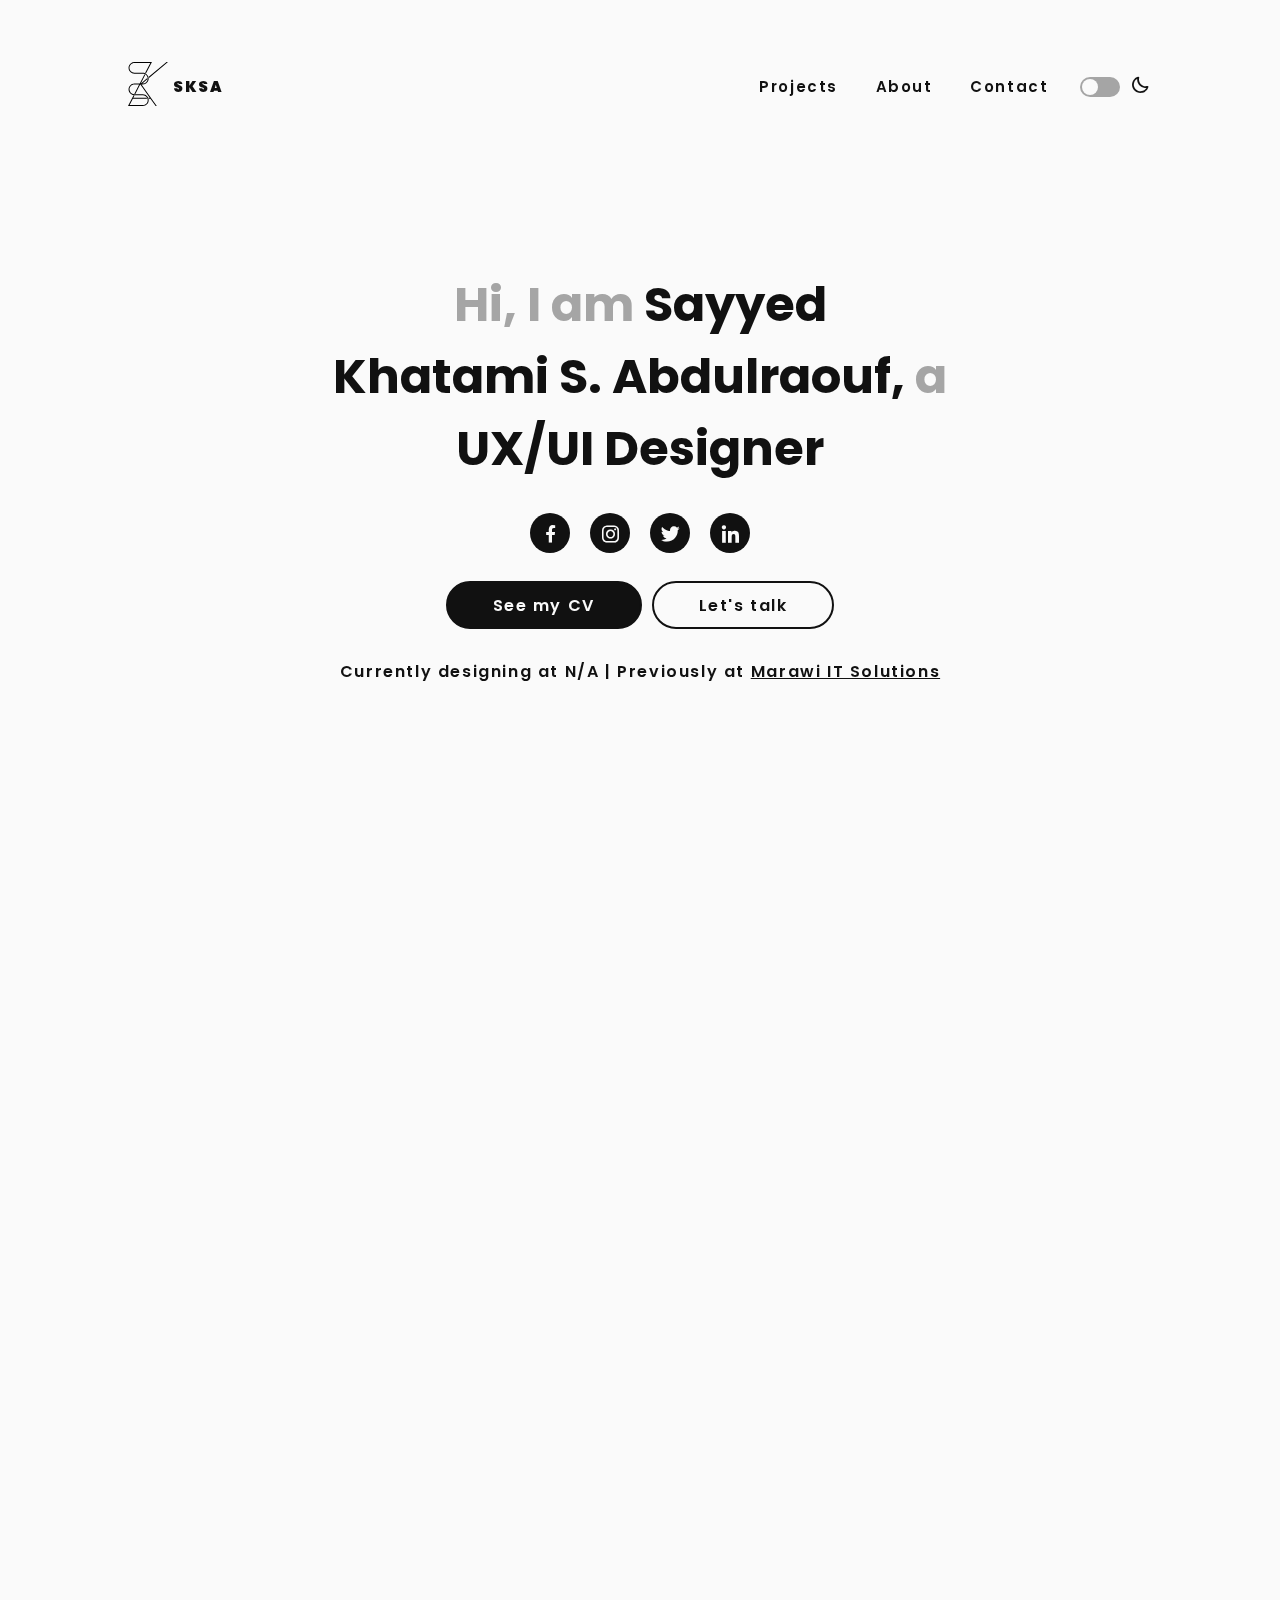
<file: index.html>
<!DOCTYPE html>
<html lang="en">
  <head>
    <meta charset="UTF-8" />
    <meta name="viewport" content="width=device-width, initial-scale=1.0" />
    <meta name="description" content="SKSA Portfolio" />
    <meta name="author" content="Sayyed Khatami S. Abdulraouf" />
    <title>SKSAbdulraouf</title> 
    <link href="https://unpkg.com/boxicons@2.1.4/css/boxicons.min.css" rel="stylesheet" />
    <link href="https://unpkg.com/aos@2.3.1/dist/aos.css" rel="stylesheet">

    <link rel="stylesheet" href="css/styles.css" />
    <link rel="icon" href="assets/favicon.svg" type="image/svg">
    <style>
      @media screen and (max-width:768px) {
        .sun-and-moon {
        margin-right: 3.5rem;
        }
      }
    </style>
  </head>

  <body>
    <header class="header change-color" id="targetHeader">
        <div class="main-header wrapper">
            <div class="web-logo">
                <a href="#">
                    <img src="assets/SKSA logo.svg" id="logo" oncontextmenu="return false"/>
                </a>
                <div class="default-web-name position">
                    <b>SKSA</b>
                    <!-- ARTS </b><p>AND DESIGNS</p> -->
                    <!-- <p>DESIGN LAB</p> -->
                </div>
                <div class="new-web-name position">
                    <b>SKSA </b>
                    <!-- A&D -->
                </div>
            </div>

            <input type="checkbox" id="check">
            <label for="check" class="menu">
                <i class="bx bx-menu" id="menu-icon"> </i>
                <i class="bx bx-x" id="close-icon"> </i>
            </label>

            <nav class="navbar">
                <a href="#projects">Projects</a>
                <a href="#about">About</a>
                <a href="#contact">Contact</a>
            </nav>

            <div class="toggle-container">
                <input type="checkbox" id="toggle" onclick="toggleDarkMode()">
                <label for="toggle" class="toggle-button"></label>
                <div for="toggle" class="sun-and-moon">
                    <i class="bx bx-moon" id="moon-icon"></i>
                    <i class="bx bx-sun" id="sun-icon"> </i>
                </div>
            </div>
        </div>
    </header>

    <main>

      <!-- HERO SECTION -->

      <section id="home" class="wrapper">
        <div class="introduction" >
          <h1 data-aos="fade-up">
            <span class="highlight">Hi, I am</span> Sayyed <br> Khatami S. Abdulraouf,
            <span class="highlight">a</span> <br> 
            <span id="profession" ></span>
          </h1>

          <div data-aos="fade-up" data-aos-delay="300">
            <a href="Page Not Found!.html" target="_blank"><i class="bx bxl-facebook social-media-icon social-media-icon-solid"></i></a>
            <a href="http://instagram.com/sksa_arts_and_designs" target="_blank"><i class="bx bxl-instagram social-media-icon social-media-icon-solid"></i></a>
            <a href="http://x.com/SaedoKatami" target="_blank"><i class="bx bxl-twitter social-media-icon social-media-icon-solid"></i></a>
            <a href="Page Not Found!.html" target="_blank"><i class="bx bxl-linkedin social-media-icon social-media-icon-solid"></i></a>
          </div>
          <div class="btn-container" data-aos="fade-up" data-aos-delay="600">
            <a href="https://drive.google.com/file/d/1zQKVvR73Sse6w_UPKqqvnv_yLeNBefbp/view?usp=sharing" class="btn btn-solid" target="_blank">
                See my CV </a>
            <a href="#contact" class="btn btn-outlined">
              Let's talk </a>
          </div>
          <div id="work-status" data-aos="fade-up" data-aos-delay="900">
            Currently designing at N/A | Previously at 
              <a href="https://www.facebook.com/itsmarawi" class="work-link" target="_blank">
                Marawi IT Solutions</a>
          </div>
        </div>
      </section>

      <!-- PREVIOUS PROJECTS -->

      <section id="projects" class="wrapper">
        <h2 class="title" data-aos="fade-right">
          Previous <span class="highlight">Projects</span>
        </h2>
        <div class="block">
          <a href="Page Not Found!.html">
            <img src="assets/Electronic Secured QR-Code.png" class="project-img"  data-aos="fade-up">
          </a>
          <h3 data-aos="fade-up" data-aos-delay="300">Electronic Secured QR-Code (e-SeQR)</h3>
        </div>
        <div class="block">
          <a href="Page Not Found!.html">
            <img src="assets/Atoran Billing System.png" class="project-img"  data-aos="fade-up">
          </a>
          <h3 data-aos="fade-up" data-aos-delay="300">ATORAN Billing System</h3>
        </div>
      </section>

      <!-- ABOUT ME -->

      <section id="about">
        <div class="about-contents wrapper">
          <div class="my-introduction">
            <h2 data-aos="fade-right">
              <span class="highlight">Hey there, I'm</span>
               SK<span class="highlight">!</span>
            </h2>
            <p class="paragraph" data-aos="fade-right" data-aos-delay="300">
              I'm a UX/UI designer and Graphic Designer with a strong determination, fueled by passion, and an eagerness to learn new skills.
              My journey began with a UX/UI internship at a startup company. During this time, 
              I had the privilege of collaborating with diverse teams and gain essential skills necessary in this field.
            </p>
            <p class="paragraph" data-aos="fade-right" data-aos-delay="600">
              Whether I'm wireframing or exploring new design concepts, I am eager to further improve my skills and push boundaries.
              Each project, regardless of its scale, serves as an opportunity to learn and acquire new experiences.
              With every challenge, I face with confidence, enthusiasm and a drive to broaden my horizons and become a better designer.
              I'm always open to new opportunities and collaborations, so feel free to reach out!
            </p>
          </div>
          <div class="my-picture" data-aos="fade-up" data-aos-delay="300">
            <img src="assets/mockup.png" oncontextmenu="return false">
          </div>
        </div>  
      </section>
      
      <!-- CONTACT ME -->
      
      <section id="contact" class="wrapper">
        <h2 data-aos="fade-up">
          <span class="highlight">Got a new </span> project<span class="highlight">?<br> Let's </span> talk 
          <span class="highlight"> about it!</span>
        </h2>
        <form action="" class="message-form">
          <div class="space-btw-inputs" data-aos="fade-up" data-aos-delay="300">
            <input type="text" id="name"  name="name" class="message-input" placeholder="Full Name" required></input>
          </div>
          <div class="space-btw-inputs" data-aos="fade-up" data-aos-delay="300">
            <input type="email" id="email" name="email" class="message-input" placeholder="Email Address" required></input>
          </div>
          <div class="space-btw-inputs" data-aos="fade-up" data-aos-delay="300">
            <input type="text" id="subject" name="subject" class="message-input" placeholder="Email Subject" required></input>
          </div>
          <div class="space-btw-inputs" data-aos="fade-up" data-aos-delay="300">
            <textarea name="message" id="message" class="message-input message-area" placeholder="How can I help you?" rows="10" cols="30" required></textarea>
          </div>          
        </form>
        <div class="btn-container" data-aos="fade-down" data-aos-delay="300">
          <div class="btn btn-solid" onclick="redirectToEmail()" style="cursor: pointer;">
            Send Message
          </div>
            <!-- <input class="btn btn-solid" type="button" value="Send Message" onclick="redirectToEmail()" style="cursor:pointer;"> -->
        </div>
      </section>

      <!-- <div class="box" data-aos="fade-up" style="background: green; margin: 1rem; height: 4rem;"></div>
      <div class="box" data-aos="fade-down" style="background: pink; margin: 1rem; height: 4rem;"></div>
      <div class="box" data-aos="fade-left" style="background: blue; margin: 1rem; height: 4rem;"></div>
      <div class="box" data-aos="fade-right" style="background: yellow; margin: 1rem; height: 4rem;"></div> -->

    </main>

    <footer >
      <div class="footer-contents wrapper">
        <div class="copyright" data-aos="fade-down">
          &copy 2024 SKSA | All Rights Reserved
        </div>
        <div data-aos="fade-down">
          <a href="Page Not Found!.html" target="_blank"><i class="bx bxl-facebook social-media-icon social-media-icon-outline"></i></a>
          <a href="http://instagram.com/sksa_arts_and_designs" target="_blank"><i class="bx bxl-instagram social-media-icon social-media-icon-outline"></i></a>
          <a href="http://x.com/SaedoKatami" target="_blank"><i class="bx bxl-twitter social-media-icon social-media-icon-outline"></i></a>
          <a href="Page Not Found!.html" target="_blank"><i class="bx bxl-linkedin social-media-icon social-media-icon-outline"></i></a>
        </div>
      </div>
    </footer>

    <div class="page-scroller scroller-hide" id="targetScroller">
        <a href="#" class="scroll-to-top-btn">
            <i class="bx bx-up-arrow-alt"></i>
        </a>
    </div>
    
    <script src="js/script.js"></script>
    <script src="https://unpkg.com/aos@2.3.1/dist/aos.js"></script>
    <script src="js/AOS.js"></script>

  </body>
</html>
</file>
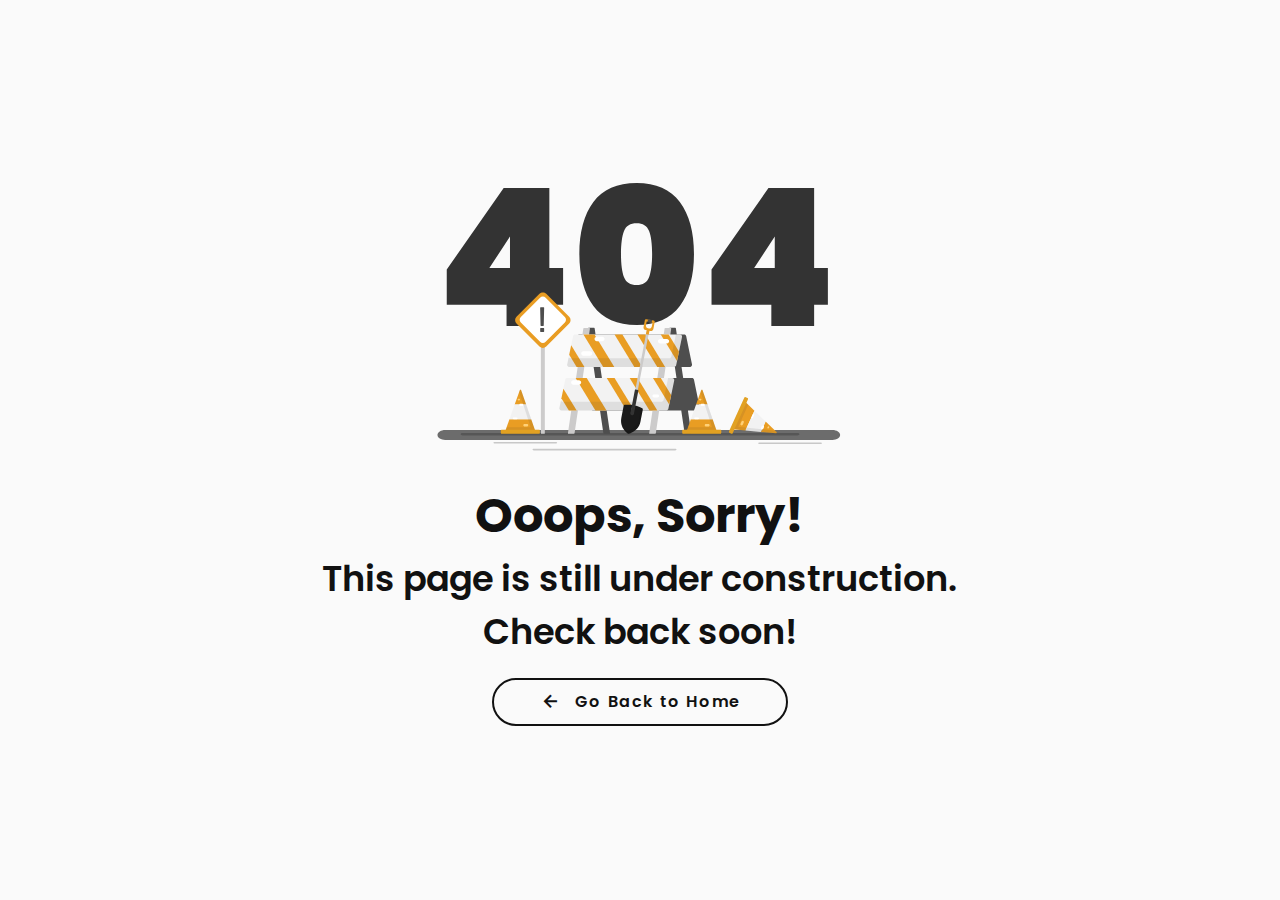
<file: Page Not Found!.html>
<!DOCTYPE html>
<html lang="en">
    <head>
        <meta charset="UTF-8" />
        <meta name="viewport" content="width=device-width, initial-scale=1.0" />
        <meta name="description" content="SKSA Portfolio" />
        <meta name="author" content="Sayyed Khatami S. Abdulraouf" />
        <title>Page Not Found!</title>
        <link href="https://unpkg.com/boxicons@2.1.4/css/boxicons.min.css" rel="stylesheet" />
        <link rel="stylesheet" href="css/styles.css" />
        <link rel="icon" href="assets/favicon.svg" type="image/svg">
    </head>
    <body>        
        <section id="error" class="wrapper">
                <div class="error-img">
                    <img src="assets/Error Illustration.svg" oncontextmenu="return false">
                </div>
            <div class="error-container">
                <div>
                    <div class="big-letters">Ooops, Sorry!</div>
                    <div class="med-letters">This page is still under construction. <br> Check back soon!</div>
                </div>
                <div class="btn-container">            
                    <a href="index.html" class="btn btn-outlined">
                        <i class="bx bx-left-arrow-alt icon-for-buttons"></i> Go Back to Home 
                    </a>
                </div> 
            </div>
        </section>

        <!-- <div class="toggle-container">
            <input type="checkbox" id="toggle" onclick="toggleDarkMode()">
            <label for="toggle" class="toggle-button"></label>
            <div for="toggle" class="sun-and-moon">
                <i class="bx bx-moon" id="moon-icon"></i>
                <i class="bx bx-sun" id="sun-icon"> </i>
            </div>
        </div> -->

        <script src="js/script.js"></script>

    </body>
</html>
</file>
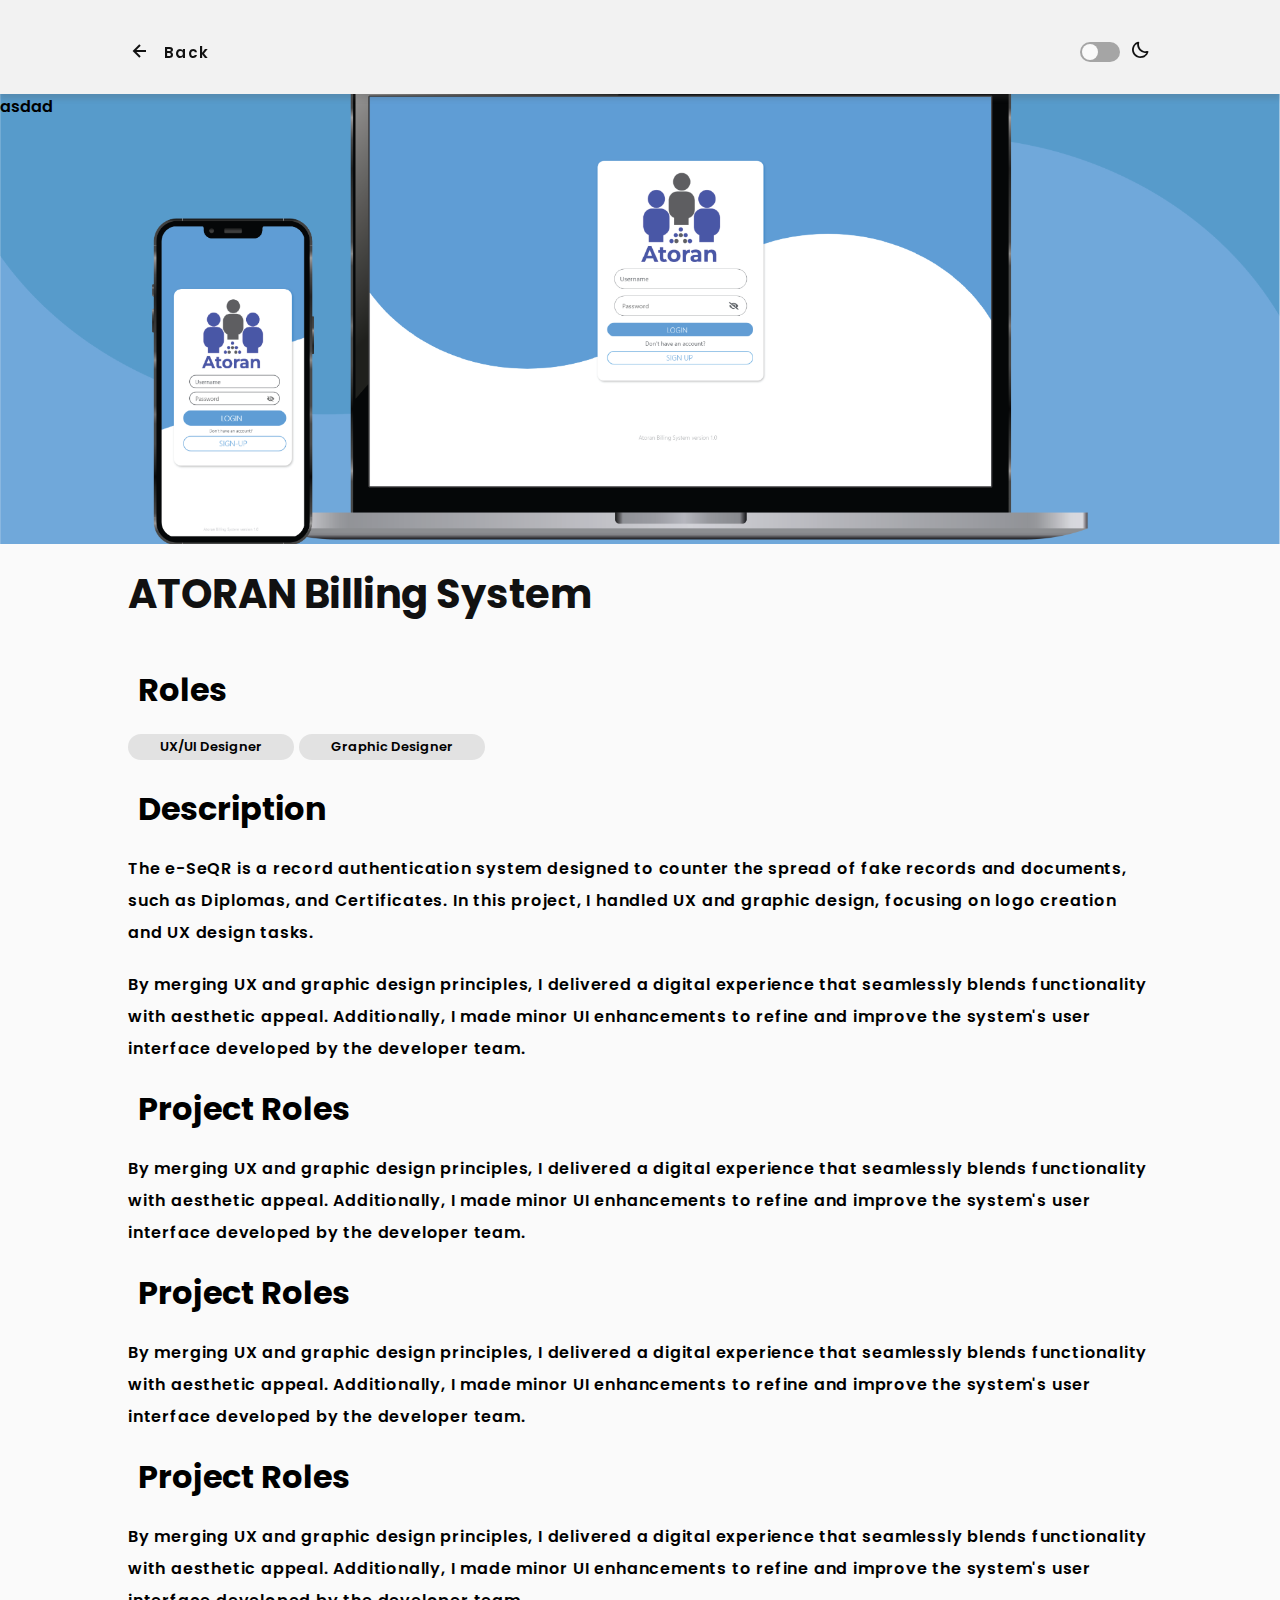
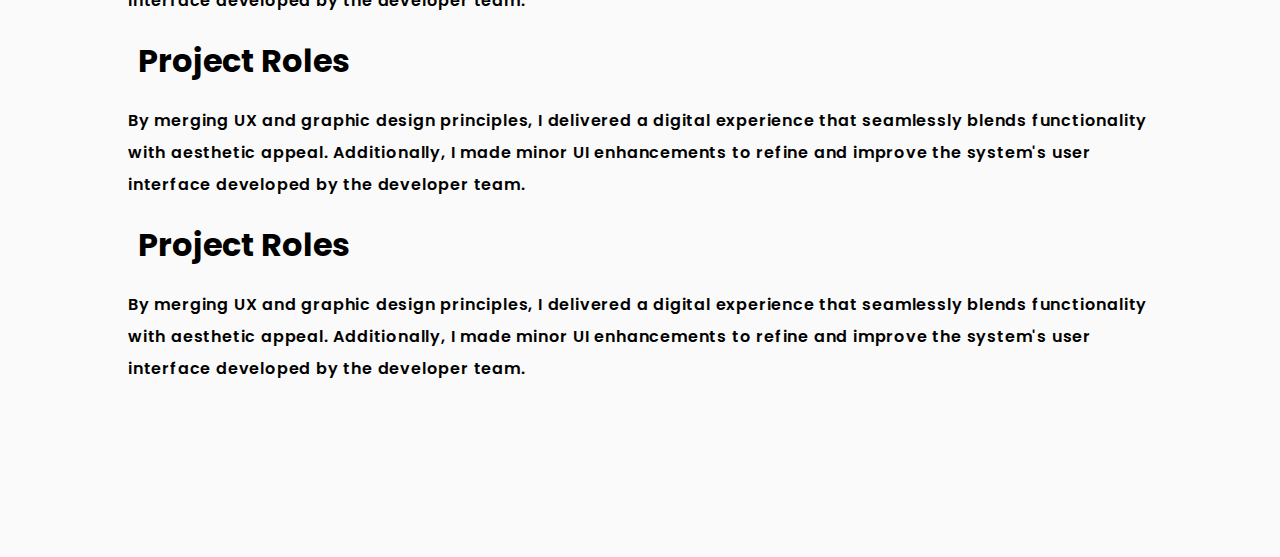
<file: projects/sample project.html>
<!DOCTYPE html>
<html lang="en">
    <head>
        <meta charset="UTF-8" />
        <meta name="viewport" content="width=device-width, initial-scale=1.0" />
        <meta name="description" content="SKSA Portfolio" />
        <meta name="author" content="Sayyed Khatami S. Abdulraouf" />
        <title>Project Name here</title> 
        <link href="https://unpkg.com/boxicons@2.1.4/css/boxicons.min.css" rel="stylesheet" />
        <link href="https://unpkg.com/aos@2.3.1/dist/aos.css" rel="stylesheet">

        <link rel="stylesheet" href="../css/styles.css" />
        <link rel="icon" href="../assets/favicon.svg" type="image/svg">        
        <style>
          /* * {
            scroll-behavior: auto !important;
          } */
            /* /////////////////design for specific project details///////////////////// */
          @media screen and (max-width:768px) {
            .sun-and-moon {
            margin-right: auto;
          }
        }
        .background {
          background-image: url("../assets/Atoran Billing System.png");
          height: 50vh;
          background-size: cover;
          background-position: center;
          background-repeat: no-repeat;
        }
        

        .wide-bg{
          width: 100%;
          height: 400px;
          background-position: center;
        }

        section{
          /* background: red; */
          /* justify-content: center;
          align-items: center; */
          /* display: flex; */
          margin: 0 auto;
          font-weight: 600;
        }




.project_link {
    margin: 10px auto;
    text-align: center;
  }

  
  .chip_block {
    margin: 10px auto;
    padding: 10px 0;
    box-sizing: border-box;
    display: flex;
    flex-wrap: wrap;
    justify-content: flex-start;
    align-items: center;
  }
  
  .chip {
    display: inline-flex;
    align-items: center;
    padding: 0.2rem 2rem;
    margin: 0 5px 5px 0;
    /* Adjust margin as needed, adding margin-bottom */
    align-content: center;
    border-radius: 3rem;
    background: var(--accent-color);
    font-size: 13px;
  }

        </style>
    </head>
    <body>
      <header class="project-header-container" id="targetHeader">
        <div class="project-header wrapper">
          <div>    
            <a href="../index.html#projects" class="btn-2">
              <!-- the scroll behavior when going back to index.html projects should be auto/instant -->
                <i class="bx bx-left-arrow-alt icon-for-buttons"></i> Back 
            </a>
          </div>
          <div class="toggle-container">
            <input type="checkbox" id="toggle" onclick="toggleDarkMode()">
            <label for="toggle" class="toggle-button"></label>
            <div for="toggle" class="sun-and-moon">
                <i class="bx bx-moon" id="moon-icon"></i>
                <i class="bx bx-sun" id="sun-icon"> </i>
            </div>
            <!-- the toggle button should have the same margin as the back button when the screen is 768px -->
          </div>
        </div>
      </header>

      <main>
        <section class="background">
          asdad
          <!-- <img src="../assets/Atoran Billing System.png" alt="" class="wide-bg"> -->
        </section>

        <section class="wrapper">
          <h2>ATORAN Billing System</h2>
        </section>

        <section class="wrapper">
          <h3>Roles</h3>
          <div class="chip_block">
            <div class="chip">UX/UI Designer</div>
            <div class="chip">Graphic Designer</div>
          </div>
        </section>

        <section class="wrapper">
          <h3>Description</h3>
          <p class="paragraph">
            The e-SeQR is a record authentication system designed to counter the spread of fake records and documents, 
            such as Diplomas, and Certificates. In this project, I handled UX and graphic design, focusing on logo creation and 
            UX design tasks.
          </p>
          <p class="paragraph">
            By merging UX and graphic design principles, 
            I delivered a digital experience that seamlessly blends functionality with aesthetic appeal. 
            Additionally, I made minor UI enhancements to refine and improve the system's user interface developed by the developer team.
          </p>
        </section>

        <section class="wrapper">
          <h3>Project Roles</h3>
          <p class="paragraph">
            By merging UX and graphic design principles, 
            I delivered a digital experience that seamlessly blends functionality with aesthetic appeal. 
            Additionally, I made minor UI enhancements to refine and improve the system's user interface developed by the developer team.

        </section>

        <section class="wrapper">
          <h3>Project Roles</h3>
          <p class="paragraph">
            By merging UX and graphic design principles, 
            I delivered a digital experience that seamlessly blends functionality with aesthetic appeal. 
            Additionally, I made minor UI enhancements to refine and improve the system's user interface developed by the developer team.
        </section>

        <section class="wrapper">
          <h3>Project Roles</h3>
          <p class="paragraph">
            By merging UX and graphic design principles, 
            I delivered a digital experience that seamlessly blends functionality with aesthetic appeal. 
            Additionally, I made minor UI enhancements to refine and improve the system's user interface developed by the developer team.
        </section>

        <section class="wrapper">
          <h3>Project Roles</h3>
          <p class="paragraph">
            By merging UX and graphic design principles, 
            I delivered a digital experience that seamlessly blends functionality with aesthetic appeal. 
            Additionally, I made minor UI enhancements to refine and improve the system's user interface developed by the developer team.
        </section>

        <section class="wrapper">
          <h3>Project Roles</h3>
          <p class="paragraph">
            By merging UX and graphic design principles, 
            I delivered a digital experience that seamlessly blends functionality with aesthetic appeal. 
            Additionally, I made minor UI enhancements to refine and improve the system's user interface developed by the developer team.
        </section>

      </main>
      
      <footer >
        <div class="footer-contents wrapper">
          <div class="copyright" data-aos="fade-down">
            &copy 2024 SKSA | All Rights Reserved
          </div>
          <div data-aos="fade-down">
            <a href="https://www.facebook.com/sk.abdulraouf/?viewas=100000686899395" target="_blank"><i class="bx bxl-facebook social-media-icon social-media-icon-outline"></i></a>
            <a href="Page Not Found!.html" target="_blank"><i class="bx bxl-instagram social-media-icon social-media-icon-outline"></i></a>
            <a href="Page Not Found!.html" target="_blank"><i class="bx bxl-twitter social-media-icon social-media-icon-outline"></i></a>
            <a href="Page Not Found!.html" target="_blank"><i class="bx bxl-linkedin social-media-icon social-media-icon-outline"></i></a>
          </div>
        </div>
      </footer>  

      <div class="page-scroller scroller-hide" id="targetScroller">
        <a href="#" class="scroll-to-top-btn">
            <i class="bx bx-up-arrow-alt"></i>
        </a>
      </div>

      <script src="../js/script.js"></script>
      <script src="https://unpkg.com/aos@2.3.1/dist/aos.js"></script>
      <script src="../js/AOS.js"></script>

    </body>
</html>
</file>
<file: css/styles.css>
@import url('https://fonts.googleapis.com/css2?family=Poppins:wght@300;400;500;600;700&display=swap');

:root {
    --primary-color: #fafafa;
    --secondary-color: #111111;
    --tertiary-color: #f2f2f2;
    --accent-color: #e2e2e2;
    --textfield-color: #f4f4f4;
    --highlight-color: #a5a5a5;
    --hover-color: #858585;
    --box-shadow: 0 5px 5px rgba(80, 80, 80, 0.2);
}

.dark-mode {
    --primary-color: #242424;
    --secondary-color: #e6e6e6;
    --tertiary-color: #212121;
    --accent-color: #1c1c1c;
    --textfield-color: #333333;
    --highlight-color: #595959;
    --hover-color: #7a7a7a;
    --box-shadow: 0 1px 1px rgba(255, 255, 255, 0.2);
}

html {
    scroll-padding-top: 60px;
    /* Offset for when clicking the links of the navbar */
}

* {
    padding: 0;
    margin: 0;
    scroll-behavior: smooth;
    font-family: Poppins;
}

body {
    background: var(--primary-color);
}

.wrapper {
    max-width: 70%;
}

 /* ------------------------------ HEADERS ------------------------------ */


.header, .project-header-container {
    position: sticky;
    top: 0;
    width: 100%;
    z-index: 20;
    font-weight: 600;
}

.project-header-container {
    background-color: var(--tertiary-color);
    box-shadow: var(--box-shadow);
}

.project-header {
    margin: 0 auto;
    color: var(--secondary-color);
}

.main-header {
    margin: 3rem auto 0 auto;
}

.main-header, .project-header {
    display: flex;
    align-items: center;
    justify-content: space-between;
    padding: 30px 20px 20px 20px;
    font-size: 15px;
    z-index: 20;
    letter-spacing: 0.1rem;
}

.new-web-name {
    display: none;
}

.web-logo {
    margin-right: auto;
    display: flex;
    text-align: left;
    align-content: center;
    color: var(--secondary-color);
    position: relative;
}

.web-logo img {
    width: 40px;
    size: 100%;
}

.web-logo b {
    font-weight: bolder;
}

.position {
    padding-left: 5px;
    flex-direction: column;
    align-self: center;
    line-height: 18px;
}

.navbar a {
    text-decoration: none;
    color: var(--secondary-color);
    margin-left: 2rem;
    border-bottom: .2rem solid transparent;
    padding-bottom: 0.5rem;
}


.navbar a:hover {
    color: var(--hover-color);
}

.navbar a.active {
    border-color: var(--secondary-color);
    /* Change border color when link is active */
}

#check {
    display: none;
}

.menu {
    display: none;
    right: 15%;
    font-size: 2.8rem;
    color: var(--secondary-color);
    cursor: pointer;
    position: absolute;
}

.change-color {
    transition: background-color 0.3s ease;
}

.scroll-color {
    /* Header color after scrolled */
    background-color: var(--tertiary-color);
    box-shadow: var(--box-shadow);
}

.toggle-container {
    padding-left: 2rem;
    display: flex;
    align-content: center;
}

.toggle-button {
    align-self: center;
    display: inline-block;
    margin-right: 10px;
    width: 40px;
    height: 20px;
    background-color: var(--highlight-color);
    border-radius: 10px;
    position: relative;
    cursor: pointer;
}

.toggle-button::after {
    content: '';
    position: absolute;
    width: 16px;
    height: 16px;
    background-color: var(--primary-color);
    border-radius: 50%;
    top: 2px;
    left: 2px;
    transition: transform 0.3s ease;
}

#toggle:checked+.toggle-button::after {
    transform: translateX(20px);
}

#toggle {
    display: none;
}


#toggle:checked~.sun-and-moon #moon-icon {
    display: none;
}

#toggle:checked~.sun-and-moon #sun-icon {
    display: block;
    color: #ffd700;
}

.sun-and-moon #sun-icon {
    display: none;
}

.sun-and-moon {
    color: var(--secondary-color);
    font-size: 20px;
    align-self: center;
}

/* ------------------------------ TITLE INTRODUCTION ------------------------------ */

#home {
    display: flex;
    justify-content: center;
    /* height: 100vh; */
    height: calc(100dvh - 130px); 
    /* 130px is the header height */
    margin: 0 auto;
}

.introduction {
    text-align: center;
    align-self: center;
    padding-bottom: 90px;
}

h1, h2 {
    font-weight: 700;
    color: var(--secondary-color);
}

h1 {
    font-size: 5rem;
    margin: 20px auto;
}

h2 {
    font-size: 4rem;
    margin: 10px auto;
    padding: 20px 0;
    margin-bottom: 2rem;
}

.highlight {
    color: var(--highlight-color);
} 

.social-media-icon {
    text-align: center;
    align-content: center;
    align-items: center;
    font-size: 25px;
    margin: 10px;
    /* this is the circle */
    width: 50px;
    height: 50px;
    border-radius: 50%;
    z-index: -1;    
}

.social-media-icon-solid {
    color: var(--primary-color);
    background-color: var(--secondary-color);
}

.social-media-icon-outline {
    color: var(--secondary-color);
}

.social-media-icon-solid:hover, .social-media-icon-outline:hover {
    background-color: var(--hover-color);
}

.scroll-to-top-btn {
    font-size: 30px;
    display: block;
    text-align: center;
    background-color: var(--secondary-color);
    color: var(--primary-color);
    width: 50px;
    height: 50px;
    line-height: 55px;
    /* Center icon vertically */
    border-radius: 50%;
    text-decoration: none;
    box-shadow: var(--box-shadow);
    transition: all 0.3s ease;
}

.btn-container {
    display: flex;
    align-items: center;
    justify-content: center;
    flex-direction: row;
}

.btn {
    display: flex;
    align-items: center;
    padding: 0.6rem 2.8rem;
    margin: 20px 5px;
    border-radius: 3rem;
    letter-spacing: 0.1rem;
    text-decoration: none;
    justify-content: center;
    width: auto;
    font-weight: 600;
}

.btn-solid {
    background: var(--secondary-color);
    color: var(--primary-color);
    border-radius: 3rem;
    border: 0.15rem solid var(--secondary-color);

}
  
.btn-outlined {
    color: var(--secondary-color);
    border: 0.15rem solid var(--secondary-color);
    border-radius: 3rem;
}
  
.btn-solid:hover {
    background: var(--hover-color);
    border: 0.15rem solid var(--hover-color);
}
  
.btn-outlined:hover {
    color: var(--hover-color);
    background-color: var(--accent-color);
    border: 0.15rem solid var(--hover-color);
}
  
/* text link designs */
.work-link:link,
.work-link:visited,
.work-link:active {
    text-decoration: underline;
    color: var(--secondary-color);
}
  
.work-link:hover {
    text-decoration: underline;
    font-style: italic;
    color: var(--hover-color);
}
  
#work-status {
    color: var(--secondary-color);
    font-weight: 600;
    letter-spacing: 0.1rem;
    margin: 10px auto;    
}

/* ------------------------------ PREVIOUS PROJECTS ------------------------------ */

#projects {
    display: flex;
    flex-wrap: wrap;
    padding: 2.5rem 0;
    margin: 3rem auto;
    color: var(--secondary-color);
    justify-content: space-between;
}

.title {
    width: 100%;
}

.block {
    width: calc(50% - 30px);
    margin: 10px;
    padding: 10px 10px 30px 10px;
    box-sizing: border-box;
    font-weight: 600;
    /* border: #333333 solid; */
}

h3 {
    font-size: 2.5rem;
    padding: 0 10px;
}

.project-img {
    display: block;
    background-color: var(--highlight-color);
    max-width: 100%;
    height: auto;
    border-radius: 0.5rem;
    margin: 0 auto 30px auto;
    transition: 0.3s;
    border: 0.35rem solid var(--hover-color);
}

.project-img:hover {
  transform: scale(1.08);
}

.paragraph {
    margin: 20px auto;
    /* font-size: 16px; */
    /* padding-left: 10px; */
    letter-spacing: 0.05rem;
    line-height: 2rem;
}

/* ------------------------------ ABOUT ME ------------------------------ */

#about {
    background-color: var(--accent-color);
    padding: 2.5rem 0;
}
 
.about-contents {
    display: flex;
    flex-direction: row;
    padding: 20px 10px;
    margin: 0 auto;
    color: var(--secondary-color);
    justify-content: space-between;
    align-items: center;
}

.my-introduction {
    width: calc(60% - 10px);
    /* padding: 10px; */
    box-sizing: border-box;
    /* text-align: justify; */
    margin-right: 70px;
    font-weight: 600;
}
  
.my-picture {
    width: calc(40% - 10px);
    padding: 10px;
    box-sizing: border-box;
    align-content: center;
}

.my-picture img {
    max-width: 100%;
    height: auto;
    border-radius: 1rem;
    box-shadow: var(--box-shadow);
}

/* ------------------------------ CONTACT ME ------------------------------ */

#contact {
    margin: 0 auto;
    text-align: center;
    align-items: center;
    padding: 2.5rem 0;
}

.space-btw-inputs {
    margin-top: 20px;
}

.message-form {
    padding-bottom: 20px;
}

.message-input{
    width: 50%;
    display: inline-block;
    padding: 1rem;
    border-radius: 1rem;
    background-color: var(--textfield-color);
    letter-spacing: 0.1rem;
    text-decoration: none;
    color: var(--secondary-color);
    border: 0.15rem solid var(--accent-color);
    font-weight: 600;
}

.message-area {
    width: 50%;
    resize: none;
    height: 200px;
}

#follow-me {
    color: var(--secondary-color);
    font-weight: 600;
    margin: 10px auto;    
}

/* ------------------------------ FOOTER ------------------------------ */

.footer-contents {
    display: flex;
    align-items: center;
    justify-content: space-between;
    padding: 3rem 0;
    margin: 0 auto;
    font-size: 15px;
    z-index: 20;
    font-weight: 600;
    letter-spacing: 0.1rem;
    color: var(--secondary-color);
}

/* ------------------------------ SPECIFIC PROJECT PAGE ------------------------------ */

.btn-2 {
    display: flex;
    margin: 10px auto;
    align-items: center;
    letter-spacing: 0.1rem;
    text-decoration: none;
    font-weight: 600;
    color: var(--secondary-color);
}





/* ------------------------------ ERROR PAGE NOT FOUND PAGE ------------------------------ */

#error {
    display: flex;
    flex-direction: column;
    justify-content: center;
    margin: 0 auto;
    height: 100dvh;
    text-align: center; 
    align-self: center;
    color: var(--secondary-color);
}

.error-img {
    width: 40%;
    margin: 1rem auto
}
.error-img img {
    max-width: 100%;
    height: auto;
}

.icon-for-buttons {
    margin-right: 10px;
    font-size: 24px;
}

.big-letters {
    /* background: green; */
    font-weight: 700;
    font-size: 5rem;
}

.med-letters {
    font-weight: 600;
    font-size: 3rem;
    /* margin-bottom: auto; */
}

/* ------------------------------ CUSTOM DARK MODE OBJECTS ------------------------------ */

.dark-mode .my-picture img {
    border: 1px solid rgba(255, 255, 255, 0.2);
    box-shadow: none;
}

.dark-mode .scroll-to-top-btn {
    border: 1px solid rgba(255, 255, 255, 0.2);
    box-shadow: none;
}

/* ------------------------------ PAGE STICKY SCROLLER ------------------------------ */

.page-scroller {
    position: fixed;
    bottom: 20px;
    right: 20px;
    transition: all 0.3s ease;
    /* button position */
}

.scroll-to-top-btn {
    font-size: 30px;
    display: block;
    text-align: center;
    background: var(--secondary-color);
    /* background: var(--highlight-color); */
    color: var(--primary-color);
    width: 50px;
    height: 50px;
    line-height: 55px;
    /* Center icon vertically */
    border-radius: 50%;
    text-decoration: none;
    box-shadow: var(--box-shadow);
    transition: all 0.3s ease;
}

.scroller-hide {
    display: none;
}

.scroll-to-top-btn:hover {
    background-color: var(--hover-color)
}

/* ------------------------------ BREAKPOINTS ------------------------------ */

@media screen and (min-width: 1923px) {
    .wrapper {
        max-width: 1345px;
    }
}

@media screen and (max-width: 1590px) {
    .wrapper {
        max-width: 75%;
    }

    h1, .big-letters {
        font-size: 4rem;
    }
        
    h2 {
        font-size: 3rem;
        padding: 15px 0;
    }
    h3 {
        font-size: 2.2rem;
    }
    .med-letters {
        font-size: 2.8rem;
    }
    .main-header {
        margin: 2rem auto 0 auto;
    }

}

@media screen and (max-width: 1280px) {
    /* tablet size */
    .wrapper {
        max-width: 80%;
    }

    h1, .big-letters {
        font-size: 3rem;
    }
    
    h2 {
        font-size: 2.5rem;
        padding: 10px 0;
    }

    .med-letters {
        font-size: 2.2rem;
    }
    
    h3 {
        font-size: 2rem;
    }

    .social-media-icon {
        font-size: 23px;
        margin: 8px;
        /* this is the circle */
        width: 40px;
        height: 40px;
    }

    .my-introduction {
        margin-right: 55px;
    }
        
    .message-input {
        width: 60%;
    }
    
    .message-area {
        width: 60%;
    }

    .project-img {
        margin: 0 auto 20px auto;
    }

}

@media screen and (max-width:944px) {
    .main-header {
        margin: 1rem auto 0 auto;
    }
    h1 {
        margin: 15px auto;
    }
    
    h2 {
        padding: 5px 0;
    }
    h3 {
        font-size: 1.8rem;
    }

    .my-introduction {
        margin-right: 30px;
    }
    
    .error-img {
        width: 50%;
    }    
}

@media screen and (max-width: 840px) {
    /* mobile size */
    .wrapper {
        max-width: 90%;
    }
    
    .message-input {
        width: 70%;
    }
    
    .message-area {
        width: 70%;
    }

    .footer-contents{
        flex-direction: column;
        align-items: center;
        padding-bottom: 1rem;
    }
    .copyright {
        margin-bottom: 1rem;
    }

}

@media screen and (max-width: 768px) {

    .main-header, .project-header {
        margin: 0 auto;
        padding: 30px 0 20px 0;
    }
    
    /* navbar */
    
    #check:checked~.menu #menu-icon {
        display: none;
    }

    #check:checked~.menu #close-icon {
        display: block;
    }

    #check:checked~.navbar {
        height: 12rem;
    }

    .menu {
        display: inline-flex;
        right: 5%;
    }

    .menu #close-icon {
        display: none;
    }

    .navbar {
        position: absolute;
        top: 100%;
        left: 0;
        width: 100%;
        height: 0;
        text-align: center;
        background: var(--tertiary-color);
        box-shadow: var(--box-shadow);
        transition: 0.3s ease;
        overflow: hidden;
    }

    .navbar a {
        display: block;
        font-size: 1.1rem;
        margin: 1.5rem 0;
        transform: translateY(-50px);
        transition: 0.3s ease;
        border-bottom: none;
    }

    #check:checked~.navbar a {
        transform: translateY(0);
    }

    /* navbar */

    .default-web-name {
        display: none;
    }

    .new-web-name {
        display: inline;
    }

    .web-logo img {
        width: 30px;
    }

    .my-introduction {
        width: 100%;
        margin: 10px auto;
    }

    .my-picture {
        width: 80%;
        margin: 10px auto;
    }

    .about-contents {
        flex-direction: column;
        align-items: center;
    }

}

@media screen and (max-width:720px) {
    .error-img {
        width: 60%;
    }

    h1, .big-letters {
        font-size: 2.5rem;
    }
    
    h2, .med-letters {
        font-size: 2rem;
    }
    
    h3 {
        font-size: 1.6rem;
    }

    .social-media-icon {
        margin: 6px;
    }

    .project-img {
        margin: 0 auto 15px auto;
    }

}

@media screen and (max-width: 600px) {
    h1, .big-letters {
        font-size: 2.2rem;
    }

    h3, .med-letters {
        font-size: 1.8rem;
    }
    .block {
        width: 100%;
        padding: 10px;
    }

    .project-img {
        margin: 0 auto 10px auto;
    }
    
}

@media screen and (max-width: 568px) {
    .error-img {
        width: 70%;
    }

    .message-input {
        width: 85%;
    }
    
    .message-area {
        width: 85%;
    }

    .btn-container{
        display: inline-block;
        margin: 10px auto;
        flex-direction: column;
    }

    .btn {
        margin: 10px auto;
    }

    #work-status {
        margin: 0 auto;
    }
}

@media only screen and (orientation: landscape){
    /* @media (min-aspect-ratio: 1/1) and (max-aspect-ratio: 4/3) { */
    @media (max-height: 500px) {
        #home {
            height: auto;
        }
        #error {
            height: auto;
        }

 
    }
}

@media only screen and (orientation: portrait){
    /* @media (min-aspect-ratio: 1/1) and (max-aspect-ratio: 4/3) { */
        .introduction {
            padding-bottom: 0px;
        }
    /* } */
}
</file>
